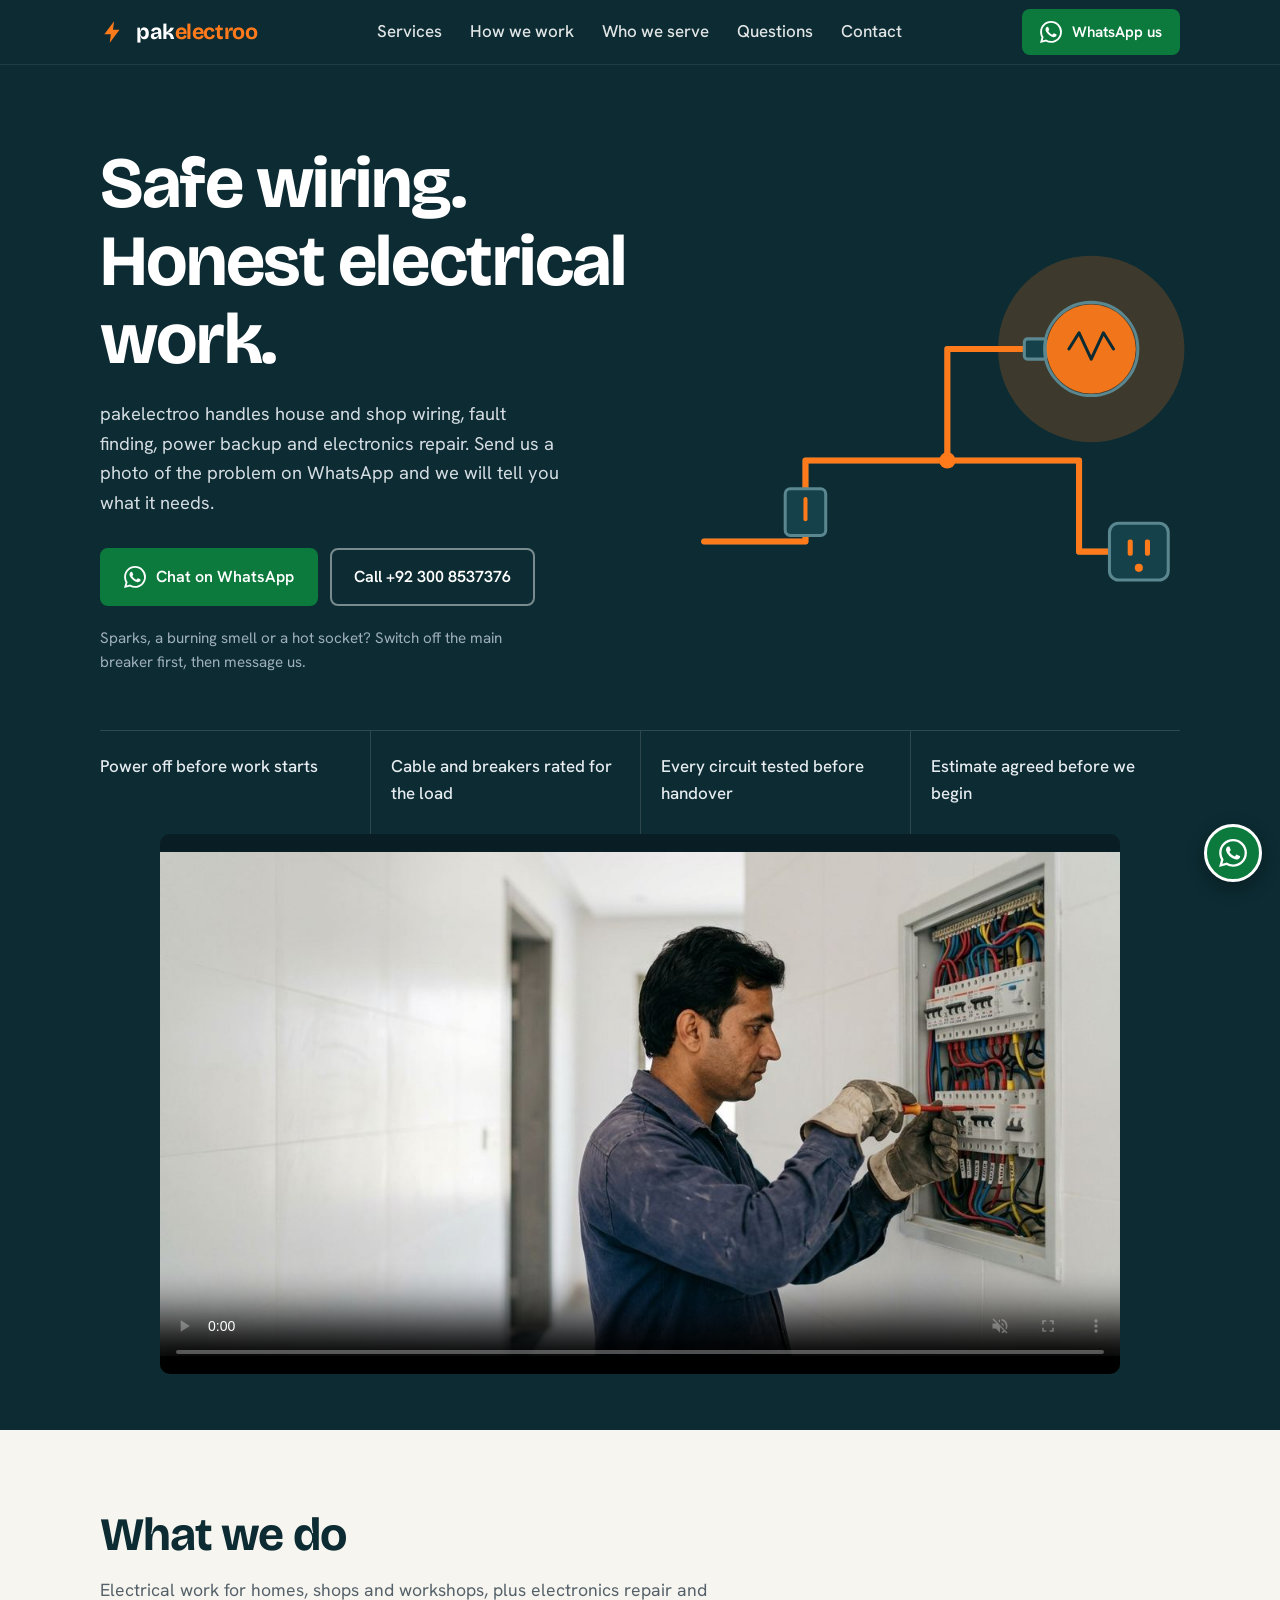
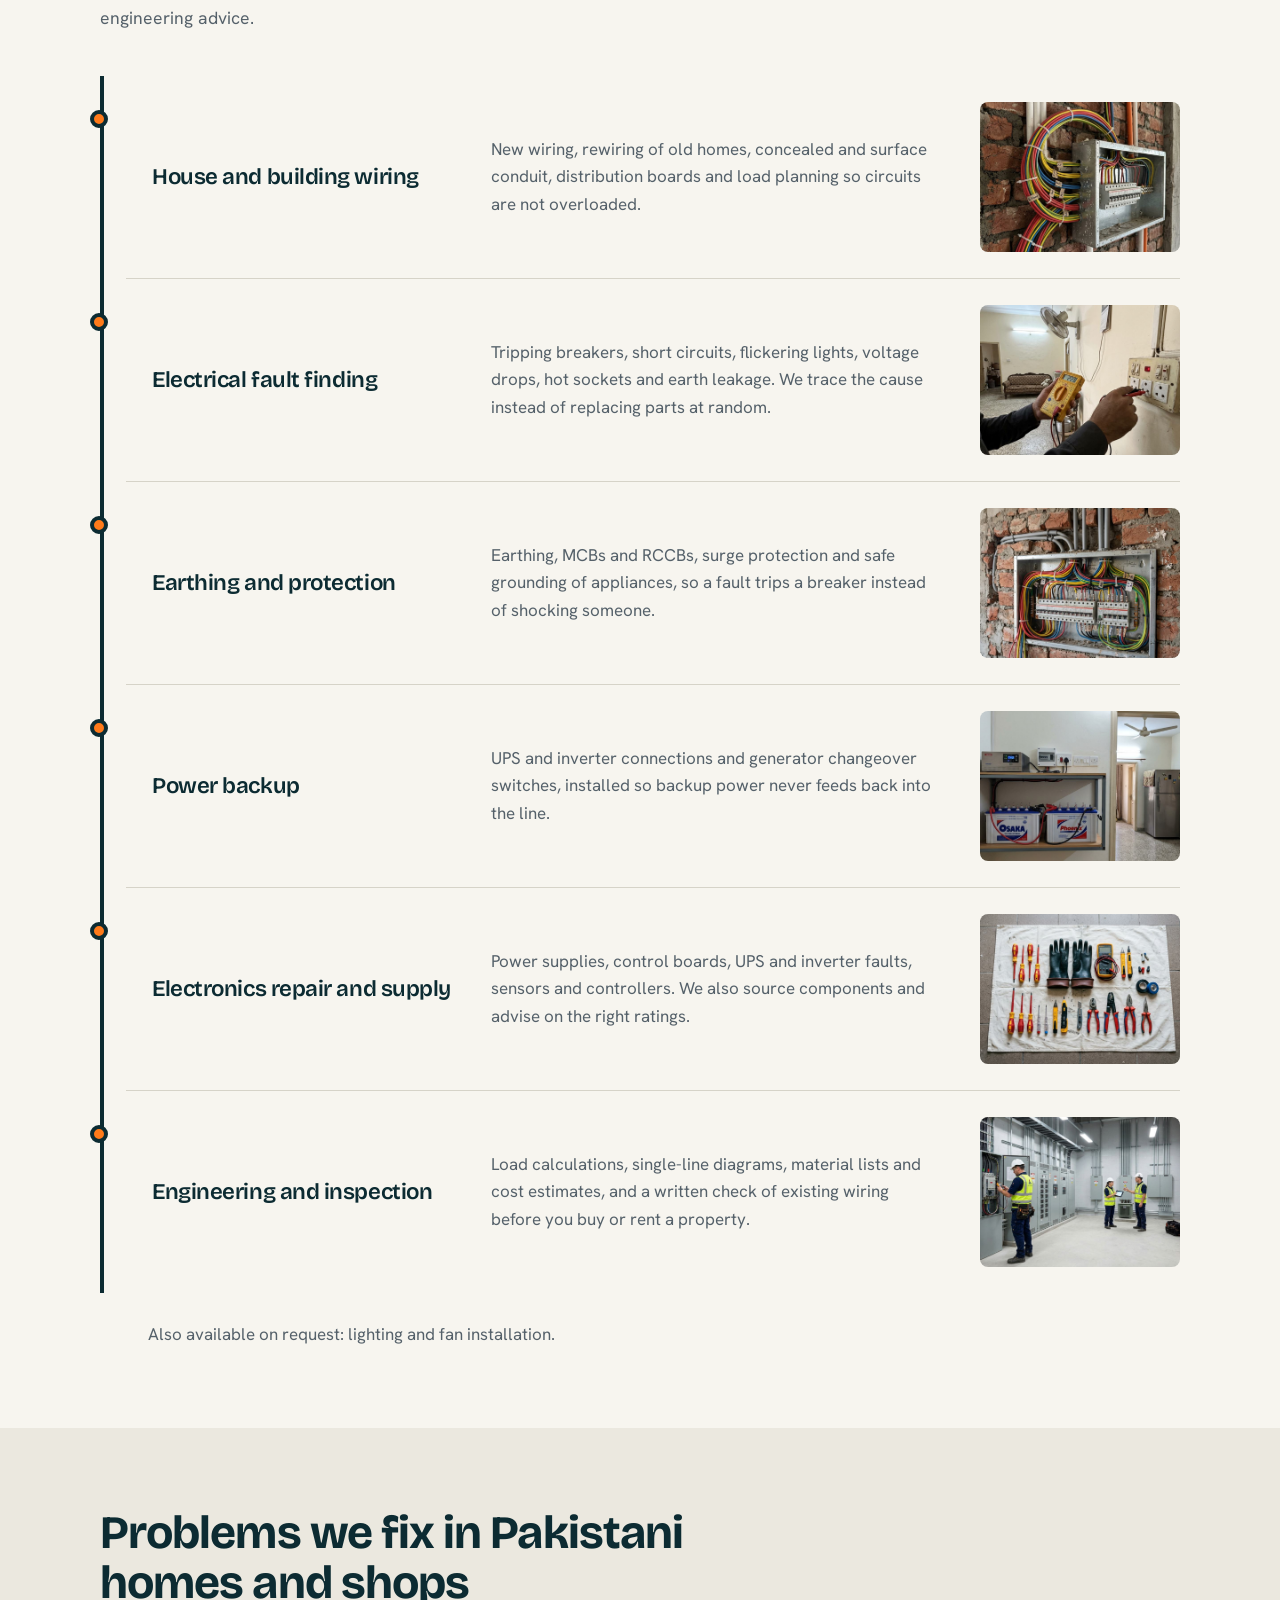
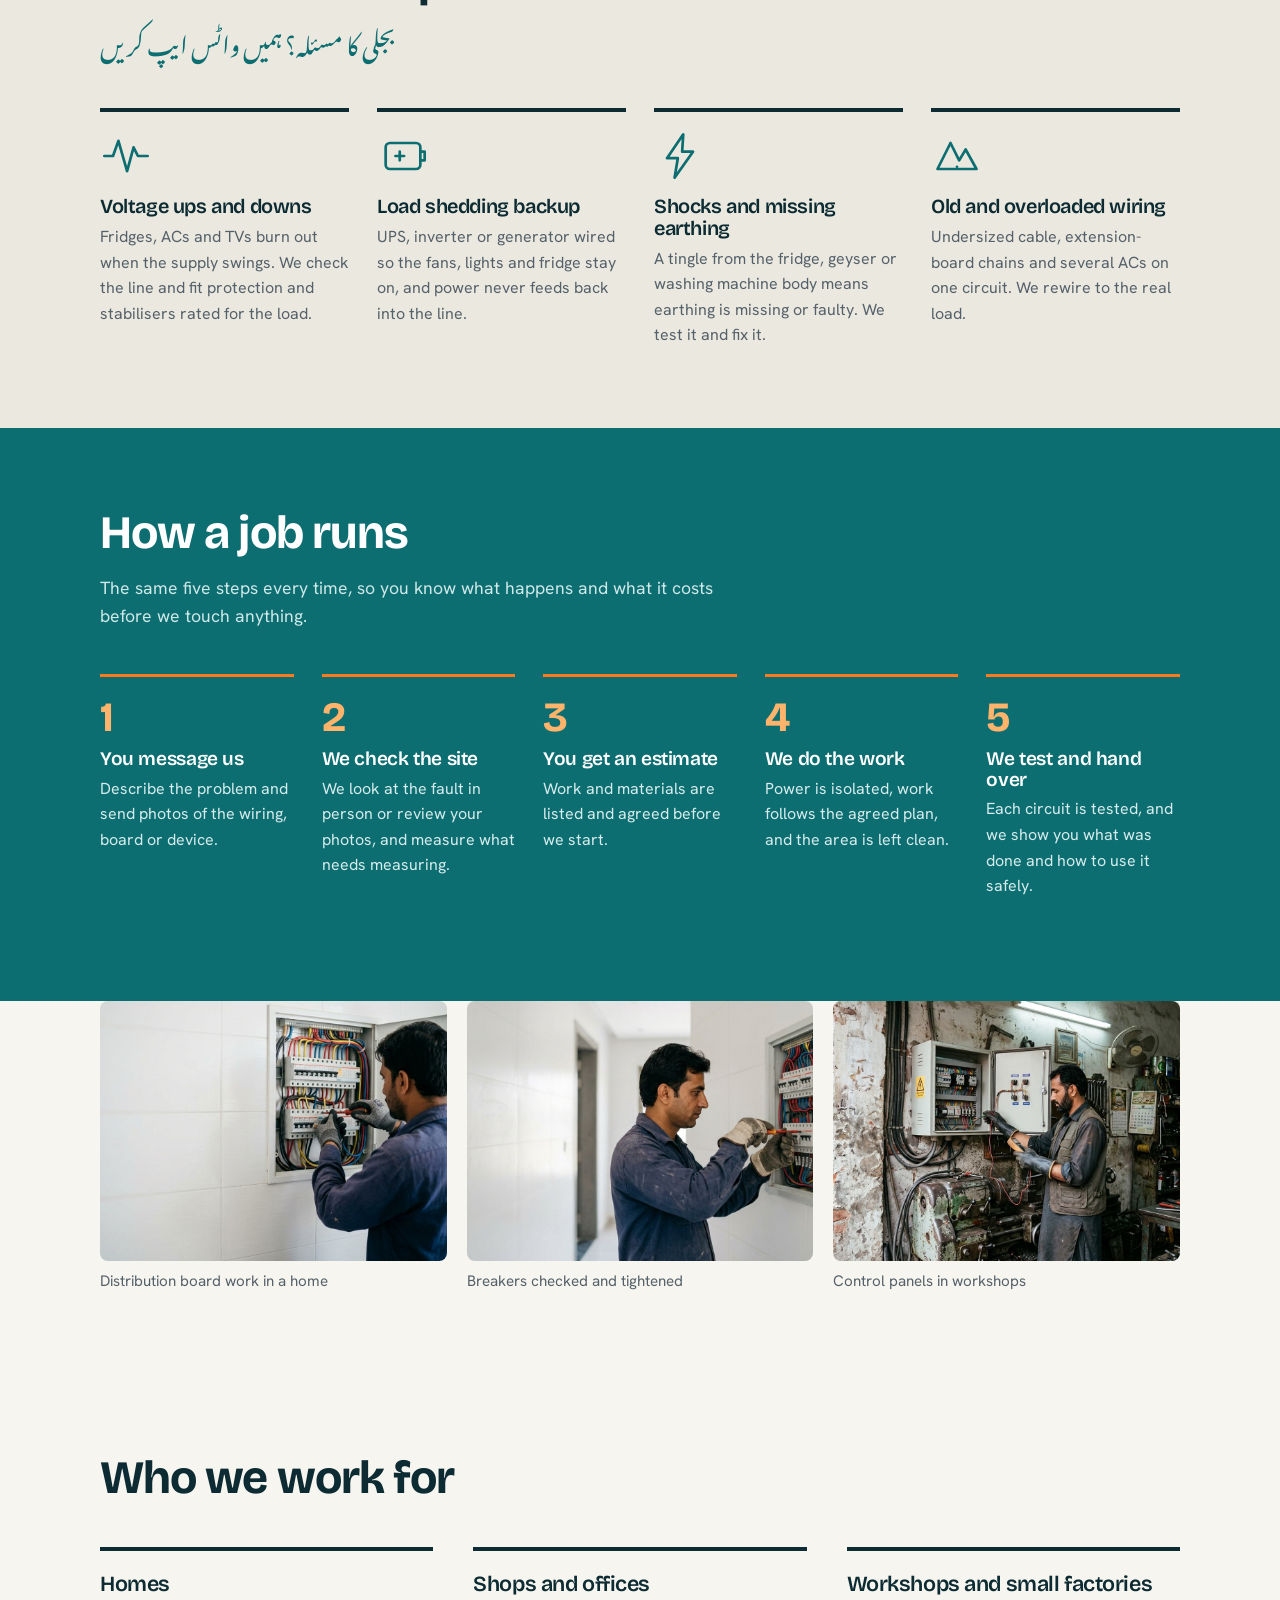
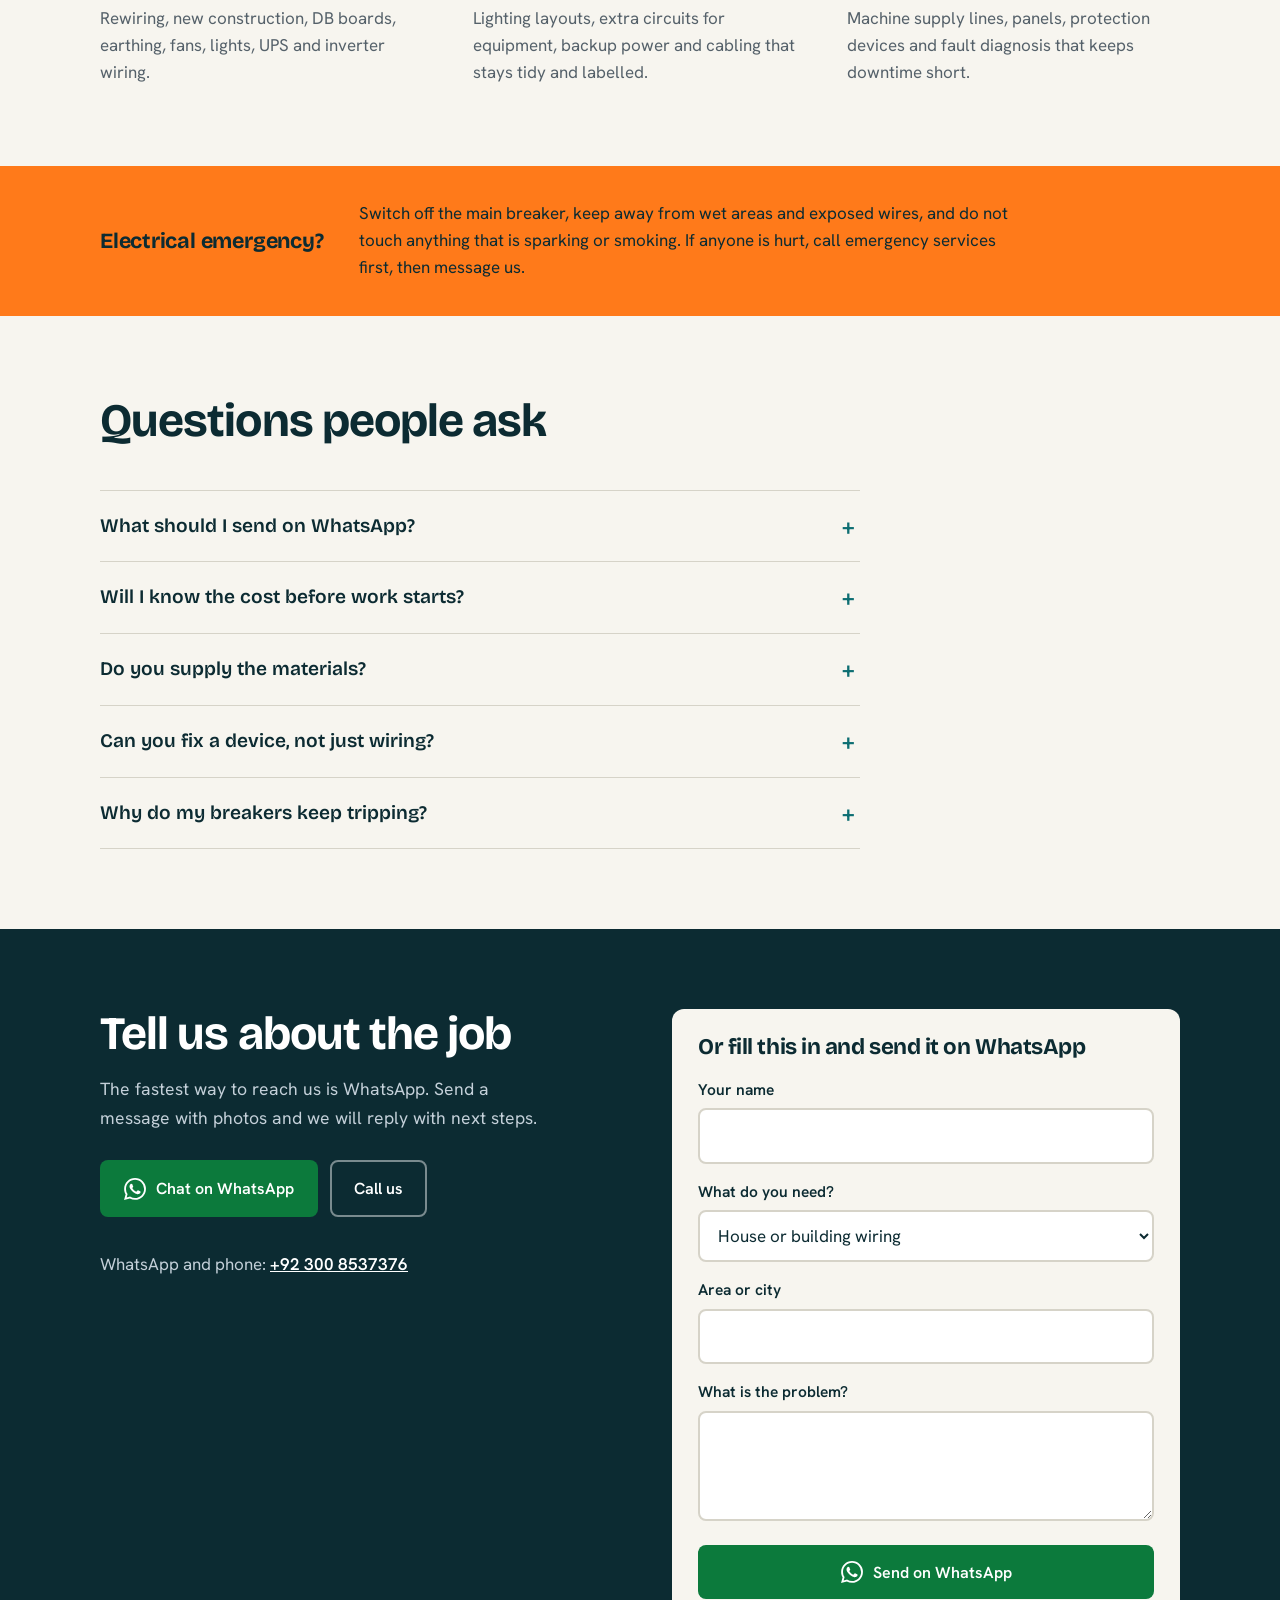
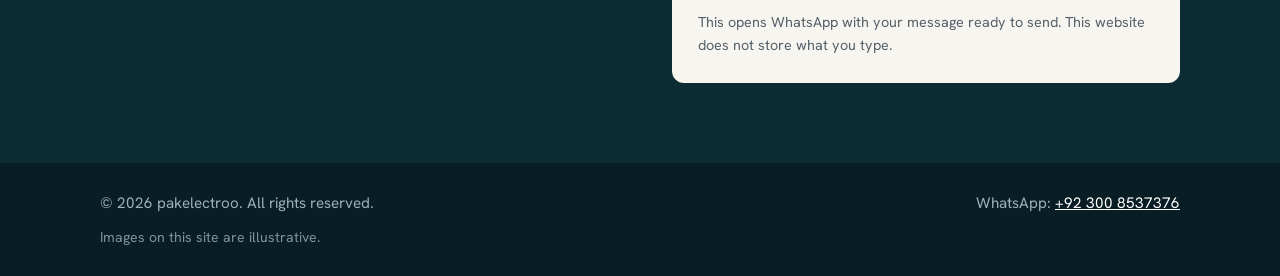
<file: index.html>
<!doctype html>
<html lang="en">
<head>
  <meta charset="utf-8">
  <meta name="viewport" content="width=device-width, initial-scale=1">
  <title>pakelectroo | Electrical wiring, fault finding and electronics</title>
  <meta name="description" content="pakelectroo provides house and shop wiring, electrical fault finding, earthing and protection, UPS and power backup, and electronics repair. Message us on WhatsApp.">
  <meta name="theme-color" content="#0c2b32">
  <link rel="canonical" href="https://pakelectroo.com/">
  <link rel="icon" href="/favicon.svg" type="image/svg+xml">

  <meta property="og:locale" content="en_PK">
  <meta property="og:type" content="website">
  <meta property="og:title" content="pakelectroo | Electrical wiring, fault finding and electronics">
  <meta property="og:description" content="Safe wiring, honest electrical work. Message pakelectroo on WhatsApp with a photo of the problem.">
  <meta property="og:url" content="https://pakelectroo.com/">
  <meta property="og:image" content="https://pakelectroo.com/images/og.jpg">
  <meta name="twitter:card" content="summary_large_image">

  <link rel="preconnect" href="https://fonts.googleapis.com">
  <link rel="preconnect" href="https://fonts.gstatic.com" crossorigin>
  <link href="https://fonts.googleapis.com/css2?family=Bricolage+Grotesque:opsz,wght@12..96,500..800&family=Hanken+Grotesk:wght@400;500;600&family=Noto+Nastaliq+Urdu:wght@400;600&display=swap" rel="stylesheet">
  <link rel="stylesheet" href="/styles.css">

  <script type="application/ld+json">
  {
    "@context": "https://schema.org",
    "@type": "Electrician",
    "name": "pakelectroo",
    "url": "https://pakelectroo.com/",
    "telephone": "+923008537376",
    "areaServed": "Pakistan",
    "description": "Electrical wiring, fault finding, earthing and protection, power backup, electronics repair and electrical engineering consulting."
  }
  </script>
</head>
<body>
  <!-- WhatsApp icon, reused below -->
  <svg class="sprite" width="0" height="0" aria-hidden="true">
    <symbol id="wa" viewBox="0 0 24 24"><path d="M17.472 14.382c-.297-.149-1.758-.867-2.03-.967-.273-.099-.471-.148-.67.15-.197.297-.767.966-.94 1.164-.173.199-.347.223-.644.075-.297-.15-1.255-.463-2.39-1.475-.883-.788-1.48-1.761-1.653-2.059-.173-.297-.018-.458.13-.606.134-.133.298-.347.446-.52.149-.174.198-.298.298-.497.099-.198.05-.371-.025-.52-.075-.149-.669-1.612-.916-2.207-.242-.579-.487-.5-.669-.51-.173-.008-.371-.01-.57-.01-.198 0-.52.074-.792.372-.272.297-1.04 1.016-1.04 2.479 0 1.462 1.065 2.875 1.213 3.074.149.198 2.096 3.2 5.077 4.487.709.306 1.262.489 1.694.625.712.227 1.36.195 1.871.118.571-.085 1.758-.719 2.006-1.413.248-.694.248-1.289.173-1.413-.074-.124-.272-.198-.57-.347m-5.421 7.403h-.004a9.87 9.87 0 01-5.031-1.378l-.361-.214-3.741.982.998-3.648-.235-.374a9.86 9.86 0 01-1.51-5.26c.001-5.45 4.436-9.884 9.888-9.884 2.64 0 5.122 1.03 6.988 2.898a9.825 9.825 0 012.893 6.994c-.003 5.45-4.437 9.884-9.885 9.884m8.413-18.297A11.815 11.815 0 0012.05 0C5.495 0 .16 5.335.157 11.892c0 2.096.547 4.142 1.588 5.945L.057 24l6.305-1.654a11.882 11.882 0 005.683 1.448h.005c6.554 0 11.89-5.335 11.893-11.893a11.821 11.821 0 00-3.48-8.413Z"/></symbol>
  </svg>

  <a class="skip" href="#main">Skip to content</a>

  <header class="site-header">
    <div class="wrap header-row">
      <a class="logo" href="/" aria-label="pakelectroo home">
        <svg viewBox="0 0 24 24" aria-hidden="true"><path d="M13 2 4 14h6l-1 8 9-12h-6l1-8z"/></svg>
        <span>pak<b>electroo</b></span>
      </a>
      <nav class="nav" aria-label="Main">
        <ul>
          <li><a href="#services">Services</a></li>
          <li><a href="#process">How we work</a></li>
          <li><a href="#who">Who we serve</a></li>
          <li><a href="#faq">Questions</a></li>
          <li><a href="#contact">Contact</a></li>
        </ul>
      </nav>
      <a class="btn btn-wa btn-sm header-cta" href="https://wa.me/923008537376?text=Hello%20pakelectroo%2C%20I%20need%20help%20with%20an%20electrical%20job." target="_blank" rel="noopener">
        <svg aria-hidden="true"><use href="#wa"/></svg> WhatsApp us
      </a>
      <button class="menu-btn" type="button" id="menuBtn" aria-expanded="false" aria-controls="mobileNav">Menu</button>
    </div>
    <div class="mobile-nav" id="mobileNav" hidden>
      <ul>
        <li><a href="#services">Services</a></li>
        <li><a href="#process">How we work</a></li>
        <li><a href="#who">Who we serve</a></li>
        <li><a href="#faq">Questions</a></li>
        <li><a href="#contact">Contact</a></li>
      </ul>
    </div>
  </header>

  <main id="main">
    <section class="hero">
      <div class="wrap">
        <div class="hero-grid">
          <div>
            <h1>Safe wiring. Honest electrical work.</h1>
            <p class="lead">pakelectroo handles house and shop wiring, fault finding, power backup and electronics repair. Send us a photo of the problem on WhatsApp and we will tell you what it needs.</p>
            <div class="hero-actions">
              <a class="btn btn-wa" href="https://wa.me/923008537376?text=Hello%20pakelectroo%2C%20I%20need%20help%20with%20an%20electrical%20job." target="_blank" rel="noopener">
                <svg aria-hidden="true"><use href="#wa"/></svg> Chat on WhatsApp
              </a>
              <a class="btn btn-ghost" href="tel:+923008537376">Call +92 300 8537376</a>
            </div>
            <p class="hero-note">Sparks, a burning smell or a hot socket? Switch off the main breaker first, then message us.</p>
          </div>

          <div class="circuit">
            <svg viewBox="0 0 480 420" role="img" aria-label="A wire carrying current through a breaker to a lit lamp and a wall socket">
              <!-- unpowered wires -->
              <path class="wire-base" d="M10 340 H110 V260 H250 V150 H330"/>
              <path class="wire-base" d="M250 260 H380 V350 H410"/>
              <!-- live current -->
              <path class="wire-live wire-live-a" pathLength="1" d="M10 340 H110 V260 H250 V150 H330"/>
              <path class="wire-live wire-live-b" pathLength="1" d="M250 260 H380 V350 H410"/>
              <!-- breaker -->
              <rect class="part" x="90" y="288" width="40" height="46" rx="5"/>
              <path class="part-line" d="M110 298 V318"/>
              <!-- junction -->
              <circle class="node" cx="250" cy="260" r="8"/>
              <!-- lamp -->
              <circle class="bulb-glow" cx="392" cy="150" r="92"/>
              <rect class="part" x="326" y="140" width="22" height="20" rx="3"/>
              <circle class="bulb-glass" cx="392" cy="150" r="46"/>
              <circle class="bulb-fill" cx="392" cy="150" r="44"/>
              <path class="bulb-filament" d="M370 150 L380 134 L392 160 L404 134 L414 150"/>
              <!-- socket -->
              <rect class="part" x="410" y="322" width="58" height="56" rx="9"/>
              <rect class="outlet-slot" x="428" y="338" width="5" height="16" rx="2"/>
              <rect class="outlet-slot" x="445" y="338" width="5" height="16" rx="2"/>
              <circle class="outlet-led" cx="439" cy="366" r="4"/>
            </svg>
          </div>
        </div>

        <ul class="commit">
          <li>Power off before work starts</li>
          <li>Cable and breakers rated for the load</li>
          <li>Every circuit tested before handover</li>
          <li>Estimate agreed before we begin</li>
        </ul>
      </div>
    </section>

    <!-- Shows only when /video/intro.mp4 exists. See SETUP-GUIDE.md. -->
    <section class="videoband" id="intro" hidden>
      <div class="wrap">
        <video id="introVideo" muted loop playsinline controls preload="metadata" poster="/images/og.jpg" aria-label="Short video of an electrician working on a distribution board">
          <source src="/video/intro.mp4" type="video/mp4">
        </video>
      </div>
    </section>

    <section class="section" id="services">
      <div class="wrap">
        <div class="section-head">
          <h2>What we do</h2>
          <p>Electrical work for homes, shops and workshops, plus electronics repair and engineering advice.</p>
        </div>

        <ul class="services">
          <li>
            <h3>House and building wiring</h3>
            <p>New wiring, rewiring of old homes, concealed and surface conduit, distribution boards and load planning so circuits are not overloaded.</p>
            <img class="svc-img" src="/images/wiring-labelled-db.jpg" width="900" height="675" loading="lazy" alt="Distribution board with neat, labelled cables in a brick wall under construction">
          </li>
          <li>
            <h3>Electrical fault finding</h3>
            <p>Tripping breakers, short circuits, flickering lights, voltage drops, hot sockets and earth leakage. We trace the cause instead of replacing parts at random.</p>
            <img class="svc-img" src="/images/fault-finding-multimeter.jpg" width="900" height="675" loading="lazy" alt="Electrician testing a wall socket with a multimeter in a living room">
          </li>
          <li>
            <h3>Earthing and protection</h3>
            <p>Earthing, MCBs and RCCBs, surge protection and safe grounding of appliances, so a fault trips a breaker instead of shocking someone.</p>
            <img class="svc-img" src="/images/earthing-db-cables.jpg" width="900" height="675" loading="lazy" alt="Distribution board with green and yellow earth wires and breakers">
          </li>
          <li>
            <h3>Power backup</h3>
            <p>UPS and inverter connections and generator changeover switches, installed so backup power never feeds back into the line.</p>
            <img class="svc-img" src="/images/ups-battery-backup.jpg" width="900" height="675" loading="lazy" alt="UPS and two batteries on a wall shelf in a home with a fridge and ceiling fan beyond">
          </li>
          <li>
            <h3>Electronics repair and supply</h3>
            <p>Power supplies, control boards, UPS and inverter faults, sensors and controllers. We also source components and advise on the right ratings.</p>
            <img class="svc-img" src="/images/electronics-tools.jpg" width="900" height="675" loading="lazy" alt="Insulated screwdrivers, pliers, gloves and a multimeter laid out on a cloth">
          </li>
          <li>
            <h3>Engineering and inspection</h3>
            <p>Load calculations, single-line diagrams, material lists and cost estimates, and a written check of existing wiring before you buy or rent a property.</p>
            <img class="svc-img" src="/images/engineering-inspection.jpg" width="900" height="675" loading="lazy" alt="Engineers inspecting a building's electrical room with large panels">
          </li>
        </ul>
        <p class="services-extra">Also available on request: lighting and fan installation.</p>
      </div>
    </section>

    <section class="section local" id="problems">
      <div class="wrap">
        <div class="section-head">
          <h2>Problems we fix in Pakistani homes and shops</h2>
          <p class="urdu" lang="ur" dir="rtl">بجلی کا مسئلہ؟ ہمیں واٹس ایپ کریں</p>
        </div>
        <div class="problems">
          <article>
            <svg viewBox="0 0 48 48" aria-hidden="true"><path d="M4 24h8l5-14 8 28 6-22 4 8h9"/></svg>
            <h3>Voltage ups and downs</h3>
            <p>Fridges, ACs and TVs burn out when the supply swings. We check the line and fit protection and stabilisers rated for the load.</p>
          </article>
          <article>
            <svg viewBox="0 0 48 48" aria-hidden="true"><rect x="8" y="12" width="32" height="24" rx="4"/><path d="M40 20h4v8h-4M17 24h8M21 20v8"/></svg>
            <h3>Load shedding backup</h3>
            <p>UPS, inverter or generator wired so the fans, lights and fridge stay on, and power never feeds back into the line.</p>
          </article>
          <article>
            <svg viewBox="0 0 48 48" aria-hidden="true"><path d="M27 4 12 26h10l-3 18 17-24H26z"/></svg>
            <h3>Shocks and missing earthing</h3>
            <p>A tingle from the fridge, geyser or washing machine body means earthing is missing or faulty. We test it and fix it.</p>
          </article>
          <article>
            <svg viewBox="0 0 48 48" aria-hidden="true"><path d="M6 36 18 12l8 16 6-10 10 18z"/><path d="M24 34v.01"/></svg>
            <h3>Old and overloaded wiring</h3>
            <p>Undersized cable, extension-board chains and several ACs on one circuit. We rewire to the real load.</p>
          </article>
        </div>
      </div>
    </section>

    <section class="section process" id="process">
      <div class="wrap">
        <div class="section-head">
          <h2>How a job runs</h2>
          <p>The same five steps every time, so you know what happens and what it costs before we touch anything.</p>
        </div>
        <ol class="steps">
          <li>
            <h3>You message us</h3>
            <p>Describe the problem and send photos of the wiring, board or device.</p>
          </li>
          <li>
            <h3>We check the site</h3>
            <p>We look at the fault in person or review your photos, and measure what needs measuring.</p>
          </li>
          <li>
            <h3>You get an estimate</h3>
            <p>Work and materials are listed and agreed before we start.</p>
          </li>
          <li>
            <h3>We do the work</h3>
            <p>Power is isolated, work follows the agreed plan, and the area is left clean.</p>
          </li>
          <li>
            <h3>We test and hand over</h3>
            <p>Each circuit is tested, and we show you what was done and how to use it safely.</p>
          </li>
        </ol>
      </div>
    </section>

    <section class="section photoband" aria-label="Photos of electrical work">
      <div class="wrap">
        <div class="band">
          <figure><img src="/images/home-db-board.jpg" width="1000" height="750" loading="lazy" alt="Electrician working on a distribution board in a tiled home"><figcaption>Distribution board work in a home</figcaption></figure>
          <figure><img src="/images/electrician-profile.jpg" width="1000" height="750" loading="lazy" alt="Electrician tightening a breaker with a screwdriver"><figcaption>Breakers checked and tightened</figcaption></figure>
          <figure><img src="/images/workshop-panel.jpg" width="1000" height="750" loading="lazy" alt="Electrician testing a control panel in a small workshop"><figcaption>Control panels in workshops</figcaption></figure>
        </div>
      </div>
    </section>

    <!-- Filled from gallery.json. Stays hidden until you add real photos. -->
    <section class="section" id="work" hidden>
      <div class="wrap">
        <div class="section-head">
          <h2>Our work</h2>
          <p>Photos of electrical work.</p>
        </div>
        <div class="gallery" id="galleryGrid"></div>
      </div>
    </section>

    <!-- Filled from reviews.json. Stays hidden until you add real reviews. -->
    <section class="section reviews" id="reviews" hidden>
      <div class="wrap">
        <div class="section-head">
          <h2>What customers say</h2>
          <p id="reviewsLink"></p>
        </div>
        <div class="review-list" id="reviewList"></div>
      </div>
    </section>

    <section class="section" id="who">
      <div class="wrap">
        <div class="section-head">
          <h2>Who we work for</h2>
        </div>
        <div class="who">
          <div>
            <h3>Homes</h3>
            <p>Rewiring, new construction, DB boards, earthing, fans, lights, UPS and inverter wiring.</p>
          </div>
          <div>
            <h3>Shops and offices</h3>
            <p>Lighting layouts, extra circuits for equipment, backup power and cabling that stays tidy and labelled.</p>
          </div>
          <div>
            <h3>Workshops and small factories</h3>
            <p>Machine supply lines, panels, protection devices and fault diagnosis that keeps downtime short.</p>
          </div>
        </div>
      </div>
    </section>

    <aside class="safety" aria-label="Safety notice">
      <div class="wrap safety-row">
        <strong>Electrical emergency?</strong>
        <p>Switch off the main breaker, keep away from wet areas and exposed wires, and do not touch anything that is sparking or smoking. If anyone is hurt, call emergency services first, then message us.</p>
      </div>
    </aside>

    <section class="section" id="faq">
      <div class="wrap">
        <div class="section-head">
          <h2>Questions people ask</h2>
        </div>
        <div class="faq">
          <details>
            <summary>What should I send on WhatsApp?</summary>
            <p>A short description of the problem, your area, and one or two clear photos or a short video of the wiring, board or device. The more we can see, the better the first answer.</p>
          </details>
          <details>
            <summary>Will I know the cost before work starts?</summary>
            <p>Yes. We list the work and materials and agree the price with you first. If we find something extra once the work is open, we tell you before going ahead.</p>
          </details>
          <details>
            <summary>Do you supply the materials?</summary>
            <p>We can supply cable, breakers, switches and fittings, or you can buy them yourself. Either way we tell you the correct size and rating so the wiring matches the load.</p>
          </details>
          <details>
            <summary>Can you fix a device, not just wiring?</summary>
            <p>We repair power supplies, UPS and inverter faults and control boards. If a repair is not worth the cost, we say so rather than charging you for it. Prices are quoted in PKR.</p>
          </details>
          <details>
            <summary>Why do my breakers keep tripping?</summary>
            <p>Usually an overloaded circuit, a faulty appliance, damaged insulation or moisture. Do not replace the breaker with a bigger one. Message us and we will find the actual cause.</p>
          </details>
        </div>
      </div>
    </section>

    <section class="section contact" id="contact">
      <div class="wrap contact-grid">
        <div>
          <h2>Tell us about the job</h2>
          <p class="lead">The fastest way to reach us is WhatsApp. Send a message with photos and we will reply with next steps.</p>
          <div class="contact-actions">
            <a class="btn btn-wa" href="https://wa.me/923008537376?text=Hello%20pakelectroo%2C%20I%20need%20help%20with%20an%20electrical%20job." target="_blank" rel="noopener">
              <svg aria-hidden="true"><use href="#wa"/></svg> Chat on WhatsApp
            </a>
            <a class="btn btn-ghost" href="tel:+923008537376">Call us</a>
          </div>
          <ul class="contact-detail">
            <li>WhatsApp and phone: <a href="tel:+923008537376">+92 300 8537376</a></li>
            <!-- Add more contact details here when you have them, for example:
            <li>Email: <a href="mailto:info@pakelectroo.com">info@pakelectroo.com</a></li>
            <li>Address: your shop or office address</li>
            <li>Hours: Mon to Sat, 9am to 7pm</li>
            -->
          </ul>
        </div>

        <form class="form" id="waForm" novalidate>
          <h3>Or fill this in and send it on WhatsApp</h3>
          <p class="form-error" id="formError" role="alert" hidden></p>
          <div class="field">
            <label for="name">Your name</label>
            <input id="name" name="name" type="text" autocomplete="name" required>
          </div>
          <div class="field">
            <label for="service">What do you need?</label>
            <select id="service" name="service">
              <option>House or building wiring</option>
              <option>Electrical fault finding</option>
              <option>Earthing and protection</option>
              <option>UPS, inverter or generator wiring</option>
              <option>Electronics repair or supply</option>
              <option>Engineering, estimate or inspection</option>
              <option>Something else</option>
            </select>
          </div>
          <div class="field">
            <label for="location">Area or city</label>
            <input id="location" name="location" type="text" autocomplete="address-level2">
          </div>
          <div class="field">
            <label for="details">What is the problem?</label>
            <textarea id="details" name="details" required></textarea>
          </div>
          <button class="btn btn-wa" type="submit">
            <svg aria-hidden="true"><use href="#wa"/></svg> Send on WhatsApp
          </button>
          <p class="form-note">This opens WhatsApp with your message ready to send. This website does not store what you type.</p>
        </form>
      </div>
    </section>
  </main>

  <footer class="site-footer">
    <div class="wrap footer-row">
      <span>&copy; <span id="year">2026</span> pakelectroo. All rights reserved.</span>
      <span>WhatsApp: <a href="https://wa.me/923008537376" target="_blank" rel="noopener">+92 300 8537376</a></span>
      <span class="footer-note">Images on this site are illustrative.</span>
    </div>
  </footer>

  <a class="wa-float" href="https://wa.me/923008537376?text=Hello%20pakelectroo%2C%20I%20need%20help%20with%20an%20electrical%20job." target="_blank" rel="noopener" aria-label="Chat with pakelectroo on WhatsApp">
    <svg aria-hidden="true"><use href="#wa"/></svg>
  </a>

  <script src="/script.js" defer></script>
</body>
</html>
</file>
<file: styles.css>
/* pakelectroo — static site styles
   Palette: panel ink, cable yellow, Pakistan green, paper white */
/* ---- Colour palette: change these values to re-theme the whole site ---- */
:root {
  --ink: #0c2b32;        /* dark backgrounds, headings */
  --ink-2: #14414a;      /* raised dark surfaces */
  --paper: #f7f5ef;      /* page background */
  --paper-2: #ebe8df;    /* alternate sections */
  --brand: #0d6e72;      /* teal: process section, links, accents on light */
  --brand-d: #0a5559;
  --accent: #ff7a1a;     /* orange: highlights, emergency band, logo bolt */
  --accent-hover: #ff9640;
  --accent-soft: #ffb36b; /* orange tint for text on teal */
  --wa: #0c7a3c;         /* WhatsApp buttons */
  --wa-d: #095f2e;
  --line: #d6d3c8;
  --mute: #55616a;
  --focus: #1b6feb;
  --display: "Bricolage Grotesque", "Segoe UI", system-ui, sans-serif;
  --body: "Hanken Grotesk", "Segoe UI", system-ui, sans-serif;
}

*,
*::before,
*::after { box-sizing: border-box; }

html { scroll-behavior: smooth; scroll-padding-top: 76px; }

body {
  margin: 0;
  font-family: var(--body);
  font-size: 1.0625rem;
  line-height: 1.6;
  color: var(--ink);
  background: var(--paper);
  -webkit-font-smoothing: antialiased;
}

img, svg { max-width: 100%; display: block; }
.sprite { position: absolute; width: 0; height: 0; overflow: hidden; }
a { color: inherit; }

:focus-visible {
  outline: 3px solid var(--focus);
  outline-offset: 3px;
}

.skip {
  position: absolute;
  left: 12px;
  top: -60px;
  background: var(--accent);
  color: var(--ink);
  padding: 10px 16px;
  font-weight: 600;
  z-index: 100;
}
.skip:focus { top: 12px; }

.wrap {
  width: 100%;
  max-width: 1120px;
  margin: 0 auto;
  padding: 0 20px;
}

h1, h2, h3 {
  font-family: var(--display);
  line-height: 1.08;
  letter-spacing: -0.02em;
  margin: 0;
}

/* ---------- Buttons ---------- */
.btn {
  display: inline-flex;
  align-items: center;
  gap: 10px;
  padding: 14px 22px;
  border-radius: 8px;
  font-family: var(--body);
  font-size: 1rem;
  font-weight: 600;
  text-decoration: none;
  border: 2px solid transparent;
  cursor: pointer;
  transition: background-color 0.15s, color 0.15s, border-color 0.15s;
}
.btn svg { width: 22px; height: 22px; fill: currentColor; flex: none; }

.btn-wa { background: var(--wa); color: #fff; }
.btn-wa:hover { background: var(--wa-d); }

.btn-accent { background: var(--accent); color: var(--ink); }
.btn-accent:hover { background: var(--accent-hover); }

.btn-ghost { border-color: rgba(255, 255, 255, 0.45); color: #fff; }
.btn-ghost:hover { border-color: var(--accent); color: var(--accent); }

.btn-sm { padding: 9px 16px; font-size: 0.95rem; }

/* ---------- Header ---------- */
.site-header {
  position: sticky;
  top: 0;
  z-index: 50;
  background: var(--ink);
  color: #fff;
  border-bottom: 1px solid rgba(255, 255, 255, 0.08);
}
.header-row {
  display: flex;
  align-items: center;
  justify-content: space-between;
  gap: 16px;
  min-height: 64px;
}
.logo {
  display: inline-flex;
  align-items: center;
  gap: 10px;
  font-family: var(--display);
  font-weight: 700;
  font-size: 1.35rem;
  letter-spacing: -0.02em;
  text-decoration: none;
}
.logo svg { width: 26px; height: 26px; fill: var(--accent); }
.logo span b { color: var(--accent); font-weight: 700; }

.nav { display: none; }
.nav ul { list-style: none; margin: 0; padding: 0; display: flex; gap: 28px; }
.nav a { text-decoration: none; font-weight: 500; opacity: 0.88; }
.nav a:hover { opacity: 1; color: var(--accent); }

.header-cta { display: none; }

.menu-btn {
  background: none;
  border: 2px solid rgba(255, 255, 255, 0.35);
  color: #fff;
  border-radius: 8px;
  padding: 8px 14px;
  font: inherit;
  font-weight: 600;
  cursor: pointer;
}

.mobile-nav { background: var(--ink-2); }
.mobile-nav[hidden] { display: none; }
.mobile-nav ul { list-style: none; margin: 0; padding: 8px 20px 20px; }
.mobile-nav a {
  display: block;
  padding: 12px 0;
  text-decoration: none;
  font-weight: 500;
  border-bottom: 1px solid rgba(255, 255, 255, 0.1);
}

@media (min-width: 880px) {
  .nav { display: block; }
  .header-cta { display: inline-flex; }
  .menu-btn, .mobile-nav { display: none; }
}

/* ---------- Hero ---------- */
.hero {
  background: var(--ink);
  color: #fff;
  padding: 56px 0 0;
  overflow: hidden;
}
.hero-grid {
  display: grid;
  gap: 40px;
  align-items: center;
}
.hero h1 {
  font-size: clamp(2.5rem, 6vw, 4.5rem);
  font-weight: 700;
  max-width: 14ch;
}
.hero .lead {
  margin: 22px 0 30px;
  max-width: 46ch;
  font-size: 1.15rem;
  color: #d5dde3;
}
.hero-actions { display: flex; flex-wrap: wrap; gap: 12px; }
.hero-note {
  margin: 20px 0 0;
  color: #9fb0bc;
  font-size: 0.95rem;
  max-width: 48ch;
}

.circuit { width: 100%; max-width: 520px; margin-left: auto; }
.circuit svg { width: 100%; height: auto; overflow: visible; }

.wire-base {
  fill: none;
  stroke: #2a5560;
  stroke-width: 6;
  stroke-linecap: round;
  stroke-linejoin: round;
}
.wire-live {
  fill: none;
  stroke: var(--accent);
  stroke-width: 6;
  stroke-linecap: round;
  stroke-linejoin: round;
  stroke-dasharray: 1;
  stroke-dashoffset: 0;
}
.part {
  fill: var(--ink-2);
  stroke: #5a8790;
  stroke-width: 3;
}
.part-line { fill: none; stroke: var(--accent); stroke-width: 4; stroke-linecap: round; }
.node { fill: var(--accent); }
.bulb-glass { fill: none; stroke: #5a8790; stroke-width: 3; }
.bulb-fill { fill: var(--accent); fill-opacity: 0.92; }
.bulb-glow { fill: var(--accent); opacity: 0.2; }
.bulb-filament { fill: none; stroke: var(--ink); stroke-width: 3; stroke-linecap: round; stroke-linejoin: round; }
.outlet-slot { fill: var(--accent); }
.outlet-led { fill: var(--accent); }

/* One page-load sequence: current travels the wire, then the lamp comes on. */
@media (prefers-reduced-motion: no-preference) {
  .wire-live-a { animation: travel 2.2s cubic-bezier(0.55, 0.1, 0.35, 1) 0.3s backwards; }
  .wire-live-b { animation: travel 1.5s cubic-bezier(0.55, 0.1, 0.35, 1) 1.2s backwards; }
  .bulb-fill { animation: lamp 0.5s ease-out 2.4s backwards; }
  .bulb-glow { animation: glow 0.9s ease-out 2.4s backwards; }
  .outlet-led { animation: lamp 0.4s ease-out 2.7s backwards; }
}
@keyframes travel { from { stroke-dashoffset: 1; } }
@keyframes lamp { from { fill-opacity: 0; opacity: 0; } }
@keyframes glow { from { opacity: 0; } }

.commit {
  list-style: none;
  margin: 56px 0 0;
  padding: 0;
  display: grid;
  border-top: 1px solid rgba(255, 255, 255, 0.14);
}
.commit li {
  padding: 18px 0;
  border-bottom: 1px solid rgba(255, 255, 255, 0.14);
  font-weight: 500;
  color: #e6ecf0;
}
.commit li:last-child { border-bottom: 0; }

@media (min-width: 880px) {
  .hero { padding-top: 80px; }
  .hero-grid { grid-template-columns: 1.05fr 0.95fr; gap: 56px; }
  .commit { grid-template-columns: repeat(4, 1fr); }
  .commit li {
    border-bottom: 0;
    border-left: 1px solid rgba(255, 255, 255, 0.14);
    padding: 22px 20px 26px;
  }
  .commit li:first-child { border-left: 0; padding-left: 0; }
}

/* ---------- Sections ---------- */
.section { padding: 80px 0; }
.section-head { max-width: 640px; margin-bottom: 44px; }
.section h2 {
  font-size: clamp(1.9rem, 4vw, 2.9rem);
  font-weight: 700;
}
.section-head p { margin: 16px 0 0; color: var(--mute); font-size: 1.1rem; }

/* Services: a wire running down the left, a junction at each service */
.services { list-style: none; margin: 0; padding: 0 0 0 22px; border-left: 4px solid var(--ink); }
.services li {
  position: relative;
  padding: 26px 0 26px 26px;
  border-bottom: 1px solid var(--line);
  display: grid;
  gap: 8px;
}
.services li:last-child { border-bottom: 0; }
.services li::before {
  content: "";
  position: absolute;
  left: -36px;
  top: 34px;
  width: 18px;
  height: 18px;
  border-radius: 50%;
  background: var(--accent);
  border: 4px solid var(--ink);
}
.services h3 { font-size: 1.4rem; font-weight: 600; }
.services p { margin: 0; color: var(--mute); max-width: 56ch; }
.services-extra { margin: 28px 0 0 22px; padding-left: 26px; color: var(--mute); max-width: 62ch; }

@media (min-width: 820px) {
  .services li { grid-template-columns: 0.8fr 1.2fr; gap: 40px; }
}

/* Service photos */
.svc-img {
  width: 100%;
  max-width: 420px;
  height: auto;
  aspect-ratio: 4 / 3;
  object-fit: cover;
  border-radius: 8px;
  background: var(--paper-2);
  margin-top: 6px;
}
@media (min-width: 820px) {
  .services li { grid-template-columns: 0.8fr 1.2fr 200px; align-items: center; }
  .svc-img { margin-top: 0; }
}

/* Photo band */
.photoband { padding: 0 0 80px; }
.band { display: grid; gap: 20px; }
.band figure { margin: 0; }
.band img { width: 100%; height: auto; aspect-ratio: 4 / 3; object-fit: cover; border-radius: 8px; background: var(--paper-2); }
.band figcaption { margin-top: 8px; color: var(--mute); font-size: 0.95rem; }
@media (min-width: 760px) { .band { grid-template-columns: repeat(3, 1fr); } }

/* Intro video */
.videoband { background: var(--ink); padding: 0 0 56px; }
.videoband[hidden] { display: none; }
.videoband video {
  display: block;
  width: 100%;
  max-width: 960px;
  margin: 0 auto;
  aspect-ratio: 16 / 9;
  border-radius: 10px;
  background: #081e24;
}

.footer-note { width: 100%; font-size: 0.88rem; opacity: 0.8; }

/* Pakistan problems */
.local { background: var(--paper-2); }
.urdu {
  font-family: "Noto Nastaliq Urdu", "Segoe UI", serif;
  font-size: 1.5rem !important;
  line-height: 2 !important;
  color: var(--brand) !important;
  margin-top: 8px !important;
  text-align: left;
}
.problems { display: grid; gap: 28px; }
.problems article { border-top: 4px solid var(--ink); padding-top: 18px; }
.problems svg {
  width: 52px;
  height: 52px;
  margin-bottom: 14px;
  fill: none;
  stroke: var(--brand);
  stroke-width: 2.5;
  stroke-linecap: round;
  stroke-linejoin: round;
}
.problems h3 { font-size: 1.25rem; font-weight: 600; margin-bottom: 6px; }
.problems p { margin: 0; color: var(--mute); font-size: 1rem; }
@media (min-width: 700px) { .problems { grid-template-columns: repeat(2, 1fr); } }
@media (min-width: 1000px) { .problems { grid-template-columns: repeat(4, 1fr); } }

/* Gallery */
.gallery { display: grid; gap: 16px; }
.gallery figure { margin: 0; }
.gallery img {
  width: 100%;
  aspect-ratio: 4 / 3;
  object-fit: cover;
  border-radius: 8px;
  background: var(--paper-2);
}
.gallery figcaption { margin-top: 8px; color: var(--mute); font-size: 0.95rem; }
@media (min-width: 700px) { .gallery { grid-template-columns: repeat(3, 1fr); } }

/* Reviews */
.reviews { background: var(--paper-2); }
.review-list { display: grid; gap: 24px; }
.review { margin: 0; border-top: 4px solid var(--accent); background: #fff; padding: 22px; border-radius: 0 0 8px 8px; }
.review .stars { color: #b45309; font-size: 1.15rem; letter-spacing: 2px; margin-bottom: 8px; }
.review blockquote { margin: 0 0 14px; }
.review figcaption { color: var(--mute); font-size: 0.95rem; }
.review figcaption strong { color: var(--ink); }
.reviews .section-head a { color: var(--brand); font-weight: 600; }
@media (min-width: 820px) { .review-list { grid-template-columns: repeat(3, 1fr); } }

/* Process */
.process { background: var(--brand); color: #fff; }
.process .section-head p { color: #cfe8e8; }
.steps {
  list-style: none;
  counter-reset: step;
  margin: 0;
  padding: 0;
  display: grid;
  gap: 0;
}
.steps li {
  counter-increment: step;
  padding: 22px 0;
  border-top: 1px solid rgba(255, 255, 255, 0.28);
}
.steps li::before {
  content: counter(step);
  display: block;
  font-family: var(--display);
  font-size: 2.6rem;
  font-weight: 700;
  line-height: 1;
  color: var(--accent-soft);
  margin-bottom: 10px;
}
.steps h3 { font-size: 1.2rem; font-weight: 600; margin-bottom: 6px; }
.steps p { margin: 0; color: #d6ecec; font-size: 1rem; }

@media (min-width: 880px) {
  .steps { grid-template-columns: repeat(5, 1fr); gap: 28px; }
  .steps li { border-top: 3px solid var(--accent); padding-top: 20px; }
}

/* Who we work for */
.who {
  display: grid;
  gap: 0;
  border-top: 1px solid var(--line);
}
.who > div { padding: 24px 0; border-bottom: 1px solid var(--line); }
.who h3 { font-size: 1.35rem; font-weight: 600; margin-bottom: 8px; }
.who p { margin: 0; color: var(--mute); }

@media (min-width: 820px) {
  .who { grid-template-columns: repeat(3, 1fr); border-top: 0; gap: 40px; }
  .who > div { border-top: 4px solid var(--ink); border-bottom: 0; padding: 22px 0 0; }
}

/* Safety callout */
.safety {
  background: var(--accent);
  color: var(--ink);
  padding: 34px 0;
}
.safety-row { display: grid; gap: 14px; align-items: center; }
.safety strong { font-family: var(--display); font-size: 1.35rem; letter-spacing: -0.01em; }
.safety p { margin: 0; max-width: 66ch; }
@media (min-width: 820px) {
  .safety-row { grid-template-columns: auto 1fr; gap: 36px; }
}

/* FAQ */
.faq { max-width: 760px; }
.faq details { border-bottom: 1px solid var(--line); }
.faq details:first-child { border-top: 1px solid var(--line); }
.faq summary {
  list-style: none;
  cursor: pointer;
  padding: 20px 40px 20px 0;
  position: relative;
  font-family: var(--display);
  font-size: 1.2rem;
  font-weight: 600;
}
.faq summary::-webkit-details-marker { display: none; }
.faq summary::after {
  content: "+";
  position: absolute;
  right: 4px;
  top: 14px;
  font-size: 1.8rem;
  font-weight: 400;
  color: var(--brand);
}
.faq details[open] summary::after { content: "–"; }
.faq details p { margin: 0 0 22px; color: var(--mute); max-width: 60ch; }

/* Contact */
.contact { background: var(--ink); color: #fff; }
.contact-grid { display: grid; gap: 44px; }
.contact h2 { color: #fff; }
.contact .lead { margin: 16px 0 28px; color: #c4d0d9; max-width: 44ch; font-size: 1.1rem; }
.contact-actions { display: flex; flex-wrap: wrap; gap: 12px; }
.contact-detail { margin: 28px 0 0; padding: 0; list-style: none; color: #c4d0d9; }
.contact-detail li { padding: 6px 0; }
.contact-detail a { color: #fff; font-weight: 600; }

.form {
  background: var(--paper);
  color: var(--ink);
  border-radius: 12px;
  padding: 26px;
}
.form h3 { font-size: 1.4rem; margin-bottom: 18px; }
.field { margin-bottom: 16px; }
.field label { display: block; font-weight: 600; margin-bottom: 6px; font-size: 0.97rem; }
.field input,
.field select,
.field textarea {
  width: 100%;
  font: inherit;
  color: var(--ink);
  background: #fff;
  border: 2px solid var(--line);
  border-radius: 8px;
  padding: 12px 14px;
}
.field textarea { min-height: 110px; resize: vertical; }
.field input:focus,
.field select:focus,
.field textarea:focus { border-color: var(--focus); outline: 0; }
.form .btn { width: 100%; justify-content: center; }
.form-note { margin: 12px 0 0; font-size: 0.9rem; color: var(--mute); }
.form-error { color: #b3261e; font-weight: 600; margin: 0 0 14px; }
.form-error[hidden] { display: none; }

@media (min-width: 880px) {
  .contact-grid { grid-template-columns: 1fr 1fr; gap: 64px; align-items: start; }
}

/* Footer */
.site-footer { background: #081e24; color: #9fb0bc; padding: 28px 0; font-size: 0.95rem; }
.footer-row { display: flex; flex-wrap: wrap; justify-content: space-between; gap: 10px; }
.site-footer a { color: #fff; }

/* Floating WhatsApp */
.wa-float {
  position: fixed;
  right: 18px;
  bottom: 18px;
  z-index: 60;
  width: 58px;
  height: 58px;
  border-radius: 50%;
  background: var(--wa);
  color: #fff;
  display: grid;
  place-items: center;
  box-shadow: 0 6px 18px rgba(0, 0, 0, 0.3);
  border: 3px solid #fff;
  transition: background-color 0.15s;
}
.wa-float:hover { background: var(--wa-d); }
.wa-float svg { width: 28px; height: 28px; fill: currentColor; }

/* 404 */
.nf { min-height: 70vh; display: grid; align-items: center; padding: 60px 0; }
.nf h1 { font-size: clamp(3rem, 10vw, 6rem); }
.nf p { color: var(--mute); max-width: 44ch; margin: 16px 0 28px; }
</file>
